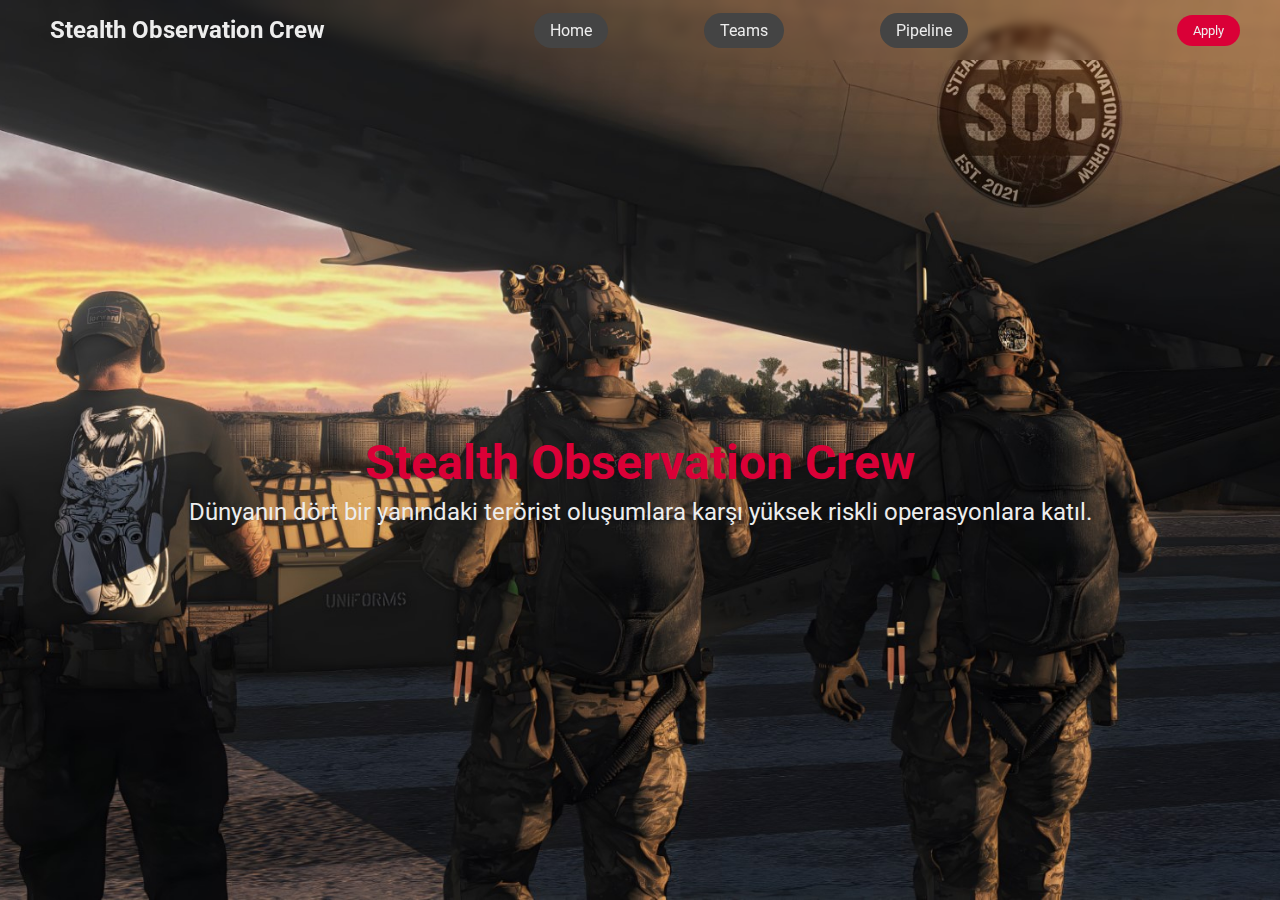
<file: index.html>
<!DOCTYPE html>
<html lang="en">
<head>
    <meta charset="UTF-8">
    <meta name="viewport" content="width=device-width, initial-scale=1.0">
    <link rel="stylesheet" href="https://cdnjs.cloudflare.com/ajax/libs/font-awesome/6.4.2/css/all.min.css" integrity="sha512-z3gLpd7yknf1YoNbCzqRKc4qyor8gaKU1qmn+CShxbuBusANI9QpRohGBreCFkKxLhei6S9CQXFEbbKuqLg0DA==" crossorigin="anonymous" referrerpolicy="no-referrer" />
    <link rel="preconnect" href="https://fonts.googleapis.com">
    <link rel="preconnect" href="https://fonts.gstatic.com" crossorigin>
    <link href="https://fonts.googleapis.com/css2?family=Roboto&family=Teko&display=swap" rel="stylesheet">
    <link rel="stylesheet" href="style.css">
    <title>Stealth Observation Crew</title>
</head>
<body>
    <header>
        <div class="navbar">
            <div class="logo">
                <a href="index.html">Stealth Observation Crew</a>
            </div>
            <ul class="links">
                <li><a href="index.html">Home</a></li>
                <li><a href="teams.html">Teams</a></li>
                <li><a href="pipeline.html">Pipeline</a></li>
            </ul>
            <a href="https://discord.gg/VMr762mTfV" class="action_btn">Apply</a>
            <div class="toggle_btn">
                <i class="fa-solid fa-bars"></i>
            </div>
            
            <div class="dropdown_menu">
                <li><a href="index.html">Home</a></li>
                <li><a href="teams.html">Teams</a></li>
                <li><a href="pipeline.html">Pipeline</a></li>
                <a href="https://discord.gg/VMr762mTfV" class="action_btn">Apply</a>
            </div>
        </div>
    </header>
    <main>
        <section id="hero">
            <h1>Stealth Observation Crew</h1>
            <p>Dünyanın dört bir yanındaki terörist oluşumlara karşı yüksek riskli operasyonlara katıl.</p>
        </section>
    </main>

    <script src="script.js"></script>
</body>
</html>
</file>
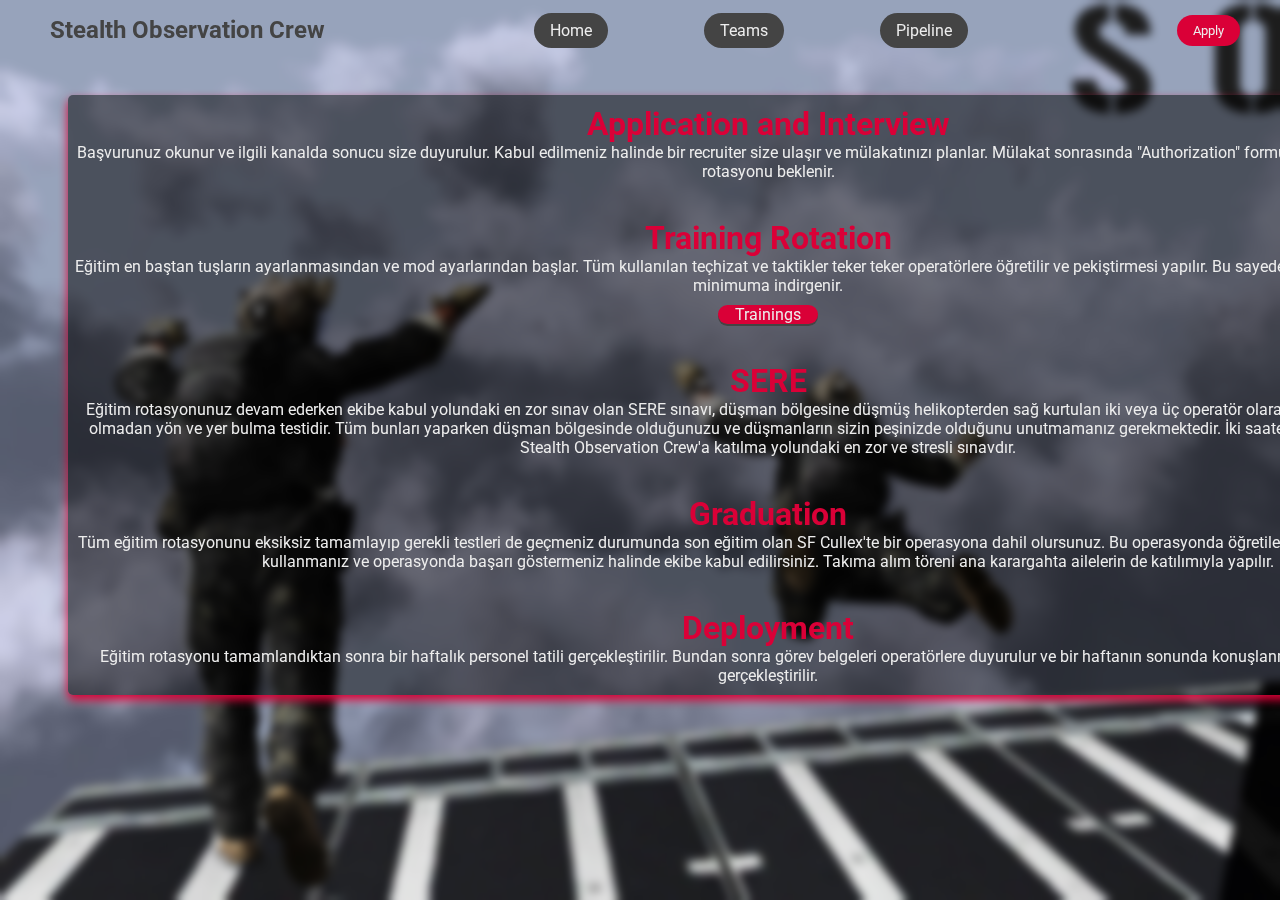
<file: pipeline.html>
<!DOCTYPE html>
<html lang="en">
<head>
    <meta charset="UTF-8">
    <meta name="viewport" content="width=device-width, initial-scale=1.0">
    <link rel="stylesheet" href="https://cdnjs.cloudflare.com/ajax/libs/font-awesome/6.4.2/css/all.min.css" integrity="sha512-z3gLpd7yknf1YoNbCzqRKc4qyor8gaKU1qmn+CShxbuBusANI9QpRohGBreCFkKxLhei6S9CQXFEbbKuqLg0DA==" crossorigin="anonymous" referrerpolicy="no-referrer" />
    <link rel="preconnect" href="https://fonts.googleapis.com">
    <link rel="preconnect" href="https://fonts.gstatic.com" crossorigin>
    <link href="https://fonts.googleapis.com/css2?family=Roboto&family=Teko&display=swap" rel="stylesheet">
    <link rel="stylesheet" href="style.css">
    <title>Stealth Observation Crew</title>
</head>
<body id="pipeline">
    <header id="teamsheader">
        <div class="navbar">
            <div class="logo">
                <a href="index.html" style="color: #444444;">Stealth Observation Crew</a>
            </div>
            <ul class="links">
                <li><a href="index.html">Home</a></li>
                <li><a href="teams.html">Teams</a></li>
                <li><a href="pipeline.html">Pipeline</a></li>
            </ul>
            <a href="https://discord.gg/VMr762mTfV" class="action_btn">Apply</a>
            <div class="toggle_btn">
                <i class="fa-solid fa-bars"></i>
            </div>
            
            <div class="dropdown_menu">
                <li><a href="index.html">Home</a></li>
                <li><a href="teams.html">Teams</a></li>
                <li><a href="pipeline.html">Pipeline</a></li>
                <a href="https://discord.gg/VMr762mTfV" class="action_btn">Apply</a>
            </div>
        </div>
    </header>
    <main>
        <div class="container pipelinecontainer">
            <h1>Application and Interview</h1>
            <p>Başvurunuz okunur ve ilgili kanalda sonucu size duyurulur. Kabul edilmeniz halinde bir recruiter size ulaşır ve mülakatınızı planlar. Mülakat sonrasında "Authorization" formunu doldurulur ve training rotasyonu beklenir. </p>
            <br>
            <br>
            <h1>Training Rotation</h1>
            <p>Eğitim en baştan tuşların ayarlanmasından ve mod ayarlarından başlar. Tüm kullanılan teçhizat ve taktikler teker teker operatörlere öğretilir ve pekiştirmesi yapılır. Bu sayede operasyonlarda aksaklık minimuma indirgenir.</p>
            <button class="trainbutton"><a href="https://docs.google.com/presentation/d/1jWzhDi3Ry7DzDg-rndM6sIh4Jb4FCKmMpYPWp9Ub9yM/edit?usp=sharing">Trainings</a></button>
            <br>
            <br>
            <h1>SERE</h1>
            <p>Eğitim rotasyonunuz devam ederken ekibe kabul yolundaki en zor sınav olan SERE sınavı, düşman bölgesine düşmüş helikopterden sağ kurtulan iki veya üç operatör olarak elinizde gps ve pusula olmadan yön ve yer bulma testidir. Tüm bunları yaparken düşman bölgesinde olduğunuzu ve düşmanların sizin peşinizde olduğunu unutmamanız gerekmektedir. İki saate kadar sürebilen bu test Stealth Observation Crew'a katılma yolundaki en zor ve stresli sınavdır.</p>
            <br>
            <br>
            <h1>Graduation</h1>
            <p>Tüm eğitim rotasyonunu eksiksiz tamamlayıp gerekli testleri de geçmeniz durumunda son eğitim olan SF Cullex'te bir operasyona dahil olursunuz. Bu operasyonda öğretilen sistemleri doğru şekilde kullanmanız ve operasyonda başarı göstermeniz halinde ekibe kabul edilirsiniz. Takıma alım töreni ana karargahta ailelerin de katılımıyla yapılır.</p>
            <br>
            <br>
            <h1>Deployment</h1>
            <p>Eğitim rotasyonu tamamlandıktan sonra bir haftalık personel tatili gerçekleştirilir. Bundan sonra görev belgeleri operatörlere duyurulur ve bir haftanın sonunda konuşlanma noktasına sevkiyat gerçekleştirilir.</p>
        </div>
    </main>

    <script src="script.js"></script>
</body>
</html>
</file>
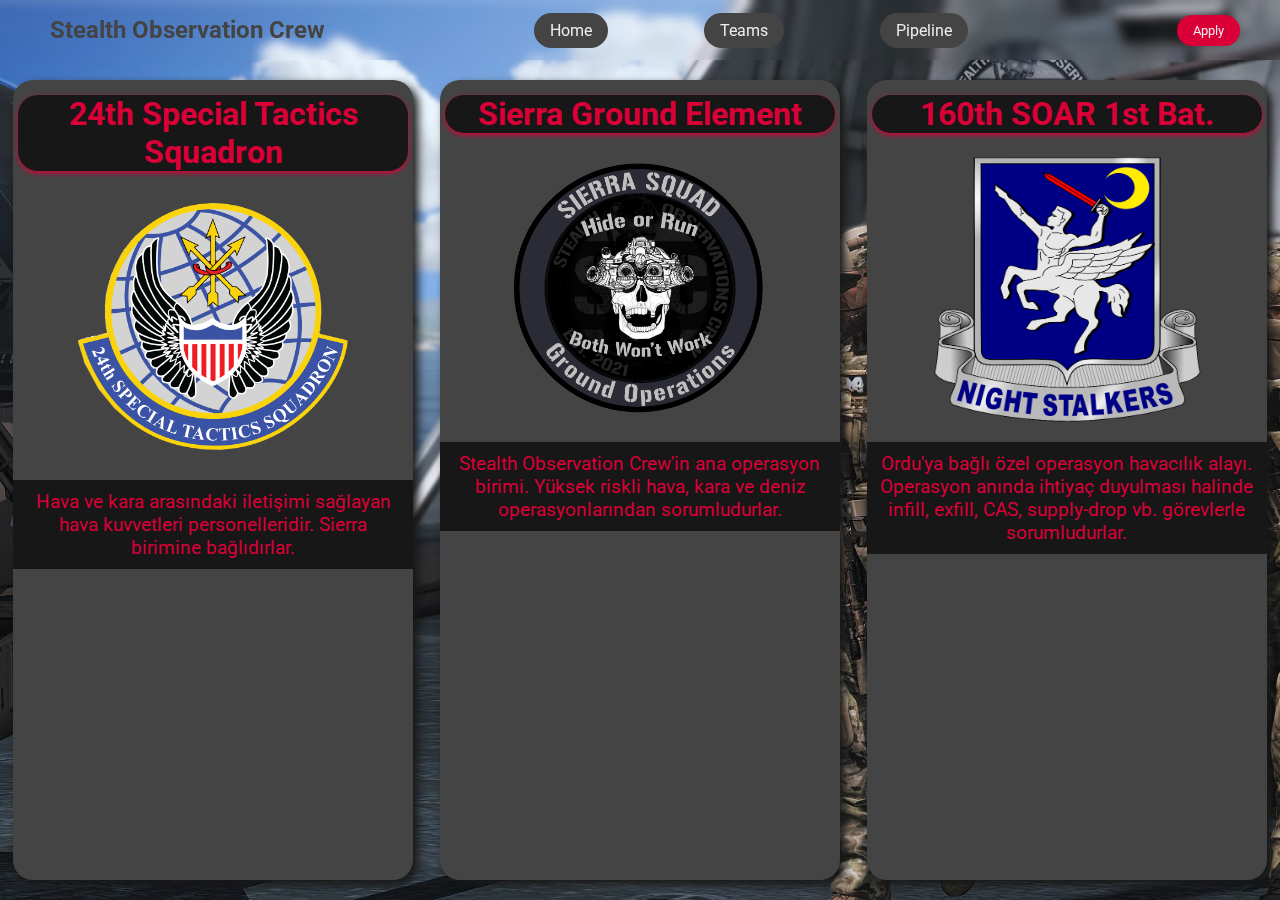
<file: teams.html>
<!DOCTYPE html>
<html lang="en">
<head>
    <meta charset="UTF-8">
    <meta name="viewport" content="width=device-width, initial-scale=1.0">
    <link rel="stylesheet" href="https://cdnjs.cloudflare.com/ajax/libs/font-awesome/6.4.2/css/all.min.css" integrity="sha512-z3gLpd7yknf1YoNbCzqRKc4qyor8gaKU1qmn+CShxbuBusANI9QpRohGBreCFkKxLhei6S9CQXFEbbKuqLg0DA==" crossorigin="anonymous" referrerpolicy="no-referrer" />
    <link rel="preconnect" href="https://fonts.googleapis.com">
    <link rel="preconnect" href="https://fonts.gstatic.com" crossorigin>
    <link href="https://fonts.googleapis.com/css2?family=Roboto&family=Teko&display=swap" rel="stylesheet">
    <link rel="stylesheet" href="style.css">
    <title>Stealth Observation Crew</title>
</head>
<body id="teams">
    <header id="teamsheader">
        <div class="navbar">
            <div class="logo">
                <a href="index.html" style="color: #444444;">Stealth Observation Crew</a>
            </div>
            <ul class="links">
                <li><a href="index.html">Home</a></li>
                <li><a href="teams.html">Teams</a></li>
                <li><a href="pipeline.html">Pipeline</a></li>
            </ul>
            <a href="https://discord.gg/VMr762mTfV" class="action_btn">Apply</a>
            <div class="toggle_btn">
                <i class="fa-solid fa-bars"></i>
            </div>
            
            <div class="dropdown_menu">
                <li><a href="index.html">Home</a></li>
                <li><a href="teams.html">Teams</a></li>
                <li><a href="pipeline.html">Pipeline</a></li>
                <a href="https://discord.gg/VMr762mTfV" class="action_btn">Apply</a>
            </div>
        </div>
    </header>
    <main>
        <div class="container">
            <div class="column">
                <h1>24th Special Tactics Squadron</h1>
                <a href=""><img src="images/STS.png" alt=""></a>
                <p>Hava ve kara arasındaki iletişimi sağlayan hava kuvvetleri personelleridir. Sierra birimine bağlıdırlar.</p>
            </div>
            <div class="column">
                <h1>Sierra Ground Element</h1>
                <a href=""><img src="images/soc.png" alt=""></a>
                <p>Stealth Observation Crew'in ana operasyon birimi. Yüksek riskli hava, kara ve deniz operasyonlarından sorumludurlar.</p>
            </div>
            <div class="column">
                <h1>160th SOAR 1st Bat.</h1>
                <a href=""><img src="images/SOAR.png" alt=""></a>
                <p>Ordu'ya bağlı özel operasyon havacılık alayı. Operasyon anında ihtiyaç duyulması halinde infill, exfill, CAS, supply-drop vb. görevlerle sorumludurlar.</p>
            </div>
        </div>
    </main>

    <script src="script.js"></script>
</body>
</html>
</file>
<file: style.css>
*{
    padding: 0;
    margin: 0;
    box-sizing: border-box;
    font-family: 'Roboto', sans-serif;
}

body{
    height: 100vh;
    background-color: #171717;
    background: url('images/1.jpg');
    background-position: center;
    background-size: cover;
    
}

body#teams{
    height: 100vh;
    background: url('images/4.jpg');
    background-position: center;
    background-size: cover;
}

body#pipeline{
    height: 100vh;
    background: url('images/2.jpg');
    background-position: center;
    background-size: cover;
    backdrop-filter: blur(5px);
}


li{
    list-style: none;
}

a{
    text-decoration: none;
    color: #EDEDED;
    font-size: 1rem;
}

a:hover{
    color: red;
}

/*Header*/

header{
    position: relative;
    padding: 0;
    backdrop-filter: blur(5px);
}


.navbar{
    height: 60px;
    width: 100%;
    max-width: 1200px;
    margin: 0 auto;
    display: flex;
    align-items: center;
    justify-content: space-between;
}


.navbar .logo a{
    padding-left: 10px;
    color: #EDEDED;
    font-weight: bold;
    font-size: 1.5rem;
}

.navbar .links{
    display: flex;
    gap: 6rem;
    
}

.navbar .links li{
    background-color: #444444;
    border-radius: 20px;
    padding: 0.5rem 1rem;
}

.navbar .toggle_btn{
    padding-right: 10px;
    color: #fff;
    cursor: pointer;
    font-size: 1.5rem;
    display: none;
}

.action_btn{
    background-color: #DA0037;
    padding: 0.5rem 1rem;
    border-radius: 20px;
    outline: none;
    font-size: 0.8rem;
    cursor: pointer;
}

.action_btn:hover{
    scale: 1.05;
    color: #171717;
}

.action_btn:active{
    scale: 0.95;
}


/*Dropdown Menu*/

.dropdown_menu{
    
    position: absolute;
    top: 60px;
    right: 2rem;
    height: 0;
    width: 300px;
    overflow: hidden;
    background: rgba(255, 255, 255, 0.1);
    backdrop-filter: blur(15px);
    border-radius: 10px;
    transition: height 0.2s cubic-bezier(0.175, 0.885, 0.32, 1.275);
}

.dropdown_menu.open{
    height: 165px;
}

.dropdown_menu li{
    padding: 0.7rem;
    display: flex;
    align-items: center;
    justify-content: center;
}

.dropdown_menu .action_btn{
    display: flex;
    width: 100%;
    justify-content: center;
}

/*Hero*/

section#hero{
    height: calc(100vh - 60px);
    display: flex;
    justify-content: center;
    flex-direction: column;
    text-align: center;
    align-items: center;
    color: #fff;
}

#hero h1{
    font-weight: bolder;
    color: #DA0037;
    font-size: 3rem;
    margin-bottom: 7px;
}

#hero p{
    color: #EDEDED;
    font-size: 1.5rem;

}

/*CARD*/

.container{

    margin-top: 20px;
    margin-bottom: 20px;
    display: flex;
    justify-content: space-around;
    height: calc(100vh - 100px);
}
.container .column{
    justify-content: center;
    background-color: #444444;
    width: 400px;
    text-align: center;
    box-shadow: 5px 5px 10px #171717;
    border-radius: 20px;
    padding-top: 10px;

}
.container .column p{
    background-color: #171717;
    color: #DA0037;
    font-size: larger;
    padding: 10px;
}

.container .column h1{

    margin: 5px;
    background-color: #171717;
    justify-content: center;
    text-align: center;
    border-radius: 20px;
    color:#DA0037 ;
    width: 390px;
    box-shadow: 0 2px 5px #DA0037;
}

.container .column img{
    height: 300px;
    width: 300px;
    padding: 15px;
}


/*pipeline*/

.pipelinecontainer{
    
    position: absolute;
    display: flex;
    justify-content: center;
    flex-direction: column;
    text-align: center;
    top: 75px;
    left: 68px;
    height: 600px;
    width: 1400px;
    background-color: rgba(0, 0, 0, 0.5);
    border-radius: 5px;
    box-shadow: 0px 5px 10px #DA0037;
    
}

.pipelinecontainer h1{
    color: #DA0037;
    font-weight: bold;
}

.pipelinecontainer p{
    color: #EDEDED;
}

.trainbutton{

    text-align: center;
    width: 100px;
    border-radius: 20px;
    border-style: none;
    background-color: #DA0037;
    margin-left: auto;
    margin-right: auto;
    margin-top: 10px;
    box-shadow: 0 2px #444444;
    
}

.trainbutton:hover{
    scale: 0.95;
}
.trainbutton a:hover{
    color: #444444;
}

/*Responsive Design*/

@media(max-width: 992px) {
    .navbar .links,
    .navbar .action_btn{
        display: none;
    }
    .navbar{
        position: relative;
        z-index: 999;
        overflow: visible;
    }
    
    .navbar .toggle_btn{
        display: block;
        margin-right: 15px;
    }

    .dropdown_menu .action_btn{
        display: flex;
        align-items: center;
        justify-content: center;
    }

    .dropdown_menu{
        display: block;
    }

    .container{
        display: none;
    }

    .pipelinecontainer{
        display: block;
        top: 50px;
        left: 10px;
        height: auto;
        width: 700px;
    }
}

@media (max-width: 576px) {

    .dropdown_menu{
        left: 2rem;
        width: unset;
    }

    .pipelinecontainer{
    
        display: block;
        top: 50px;
        left: 10px;
        right: 0;
        height: auto;
        width: 380px;
    }
}
</file>
